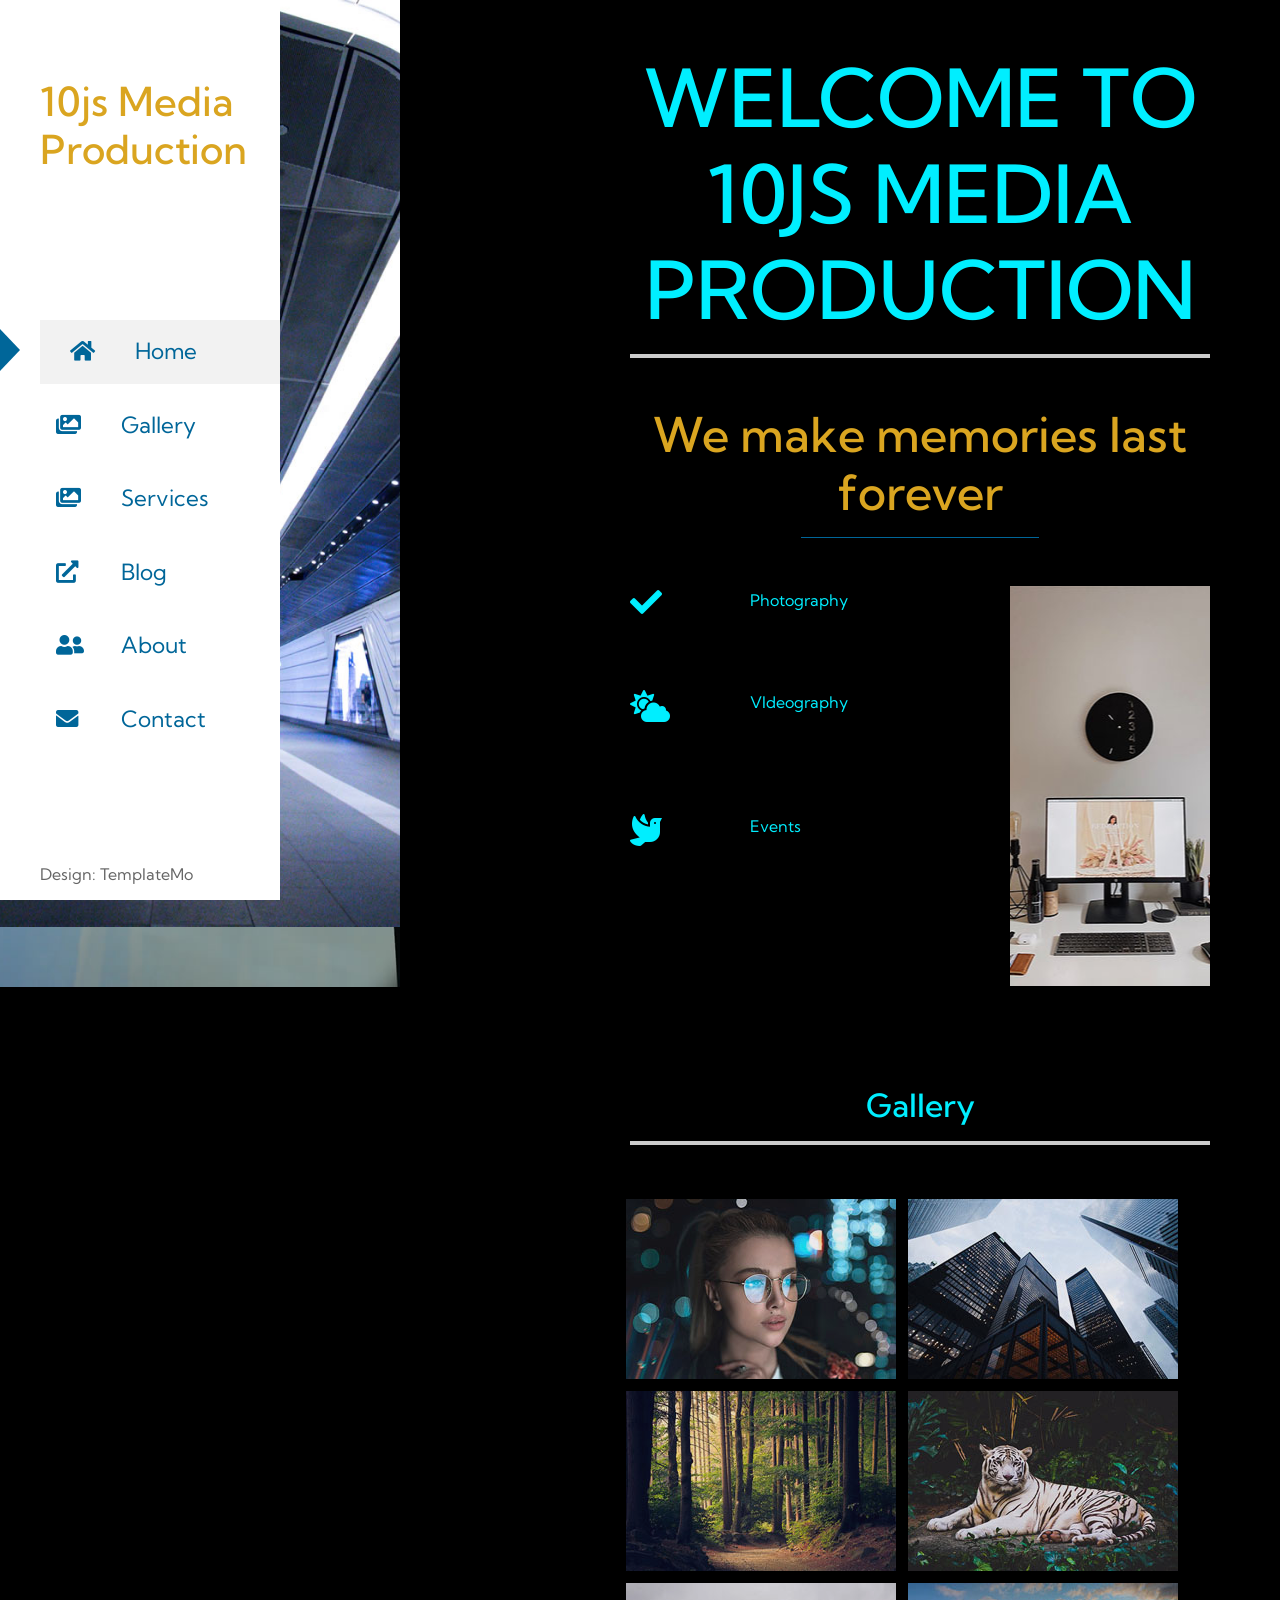
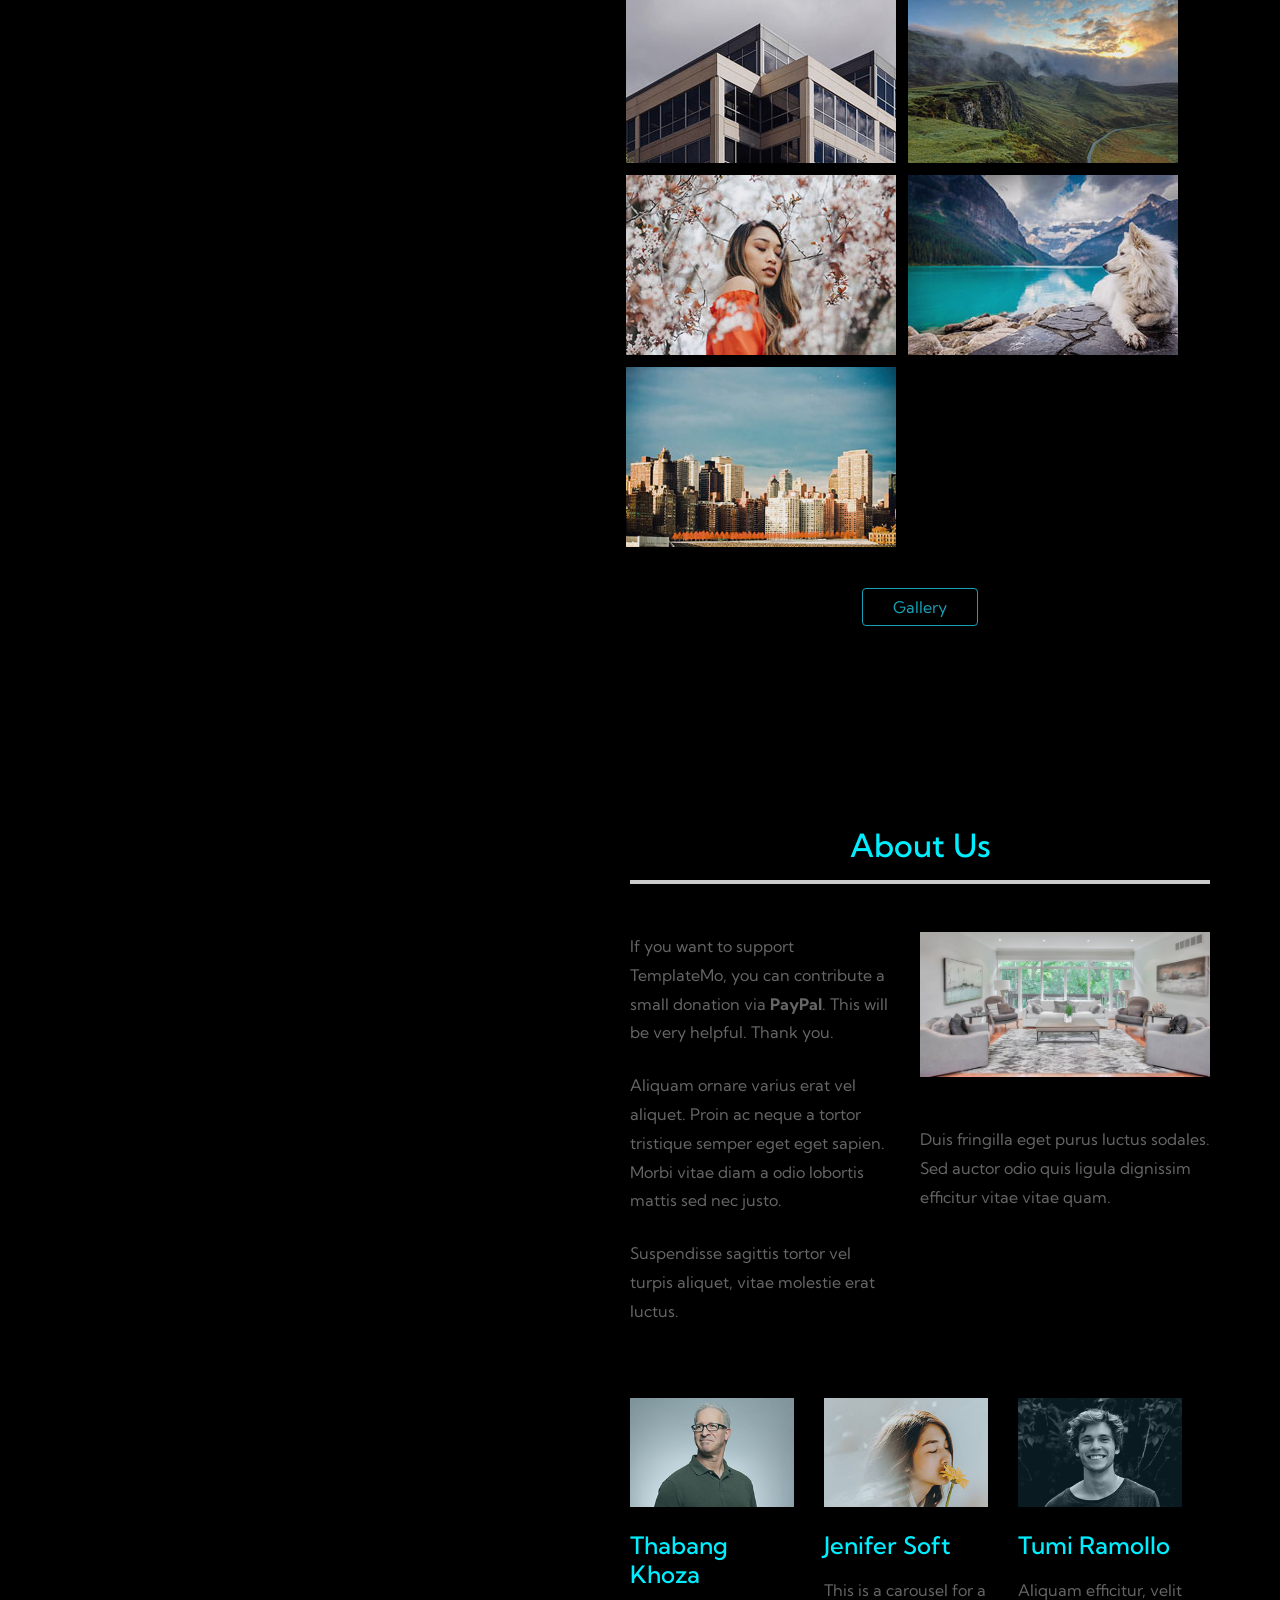
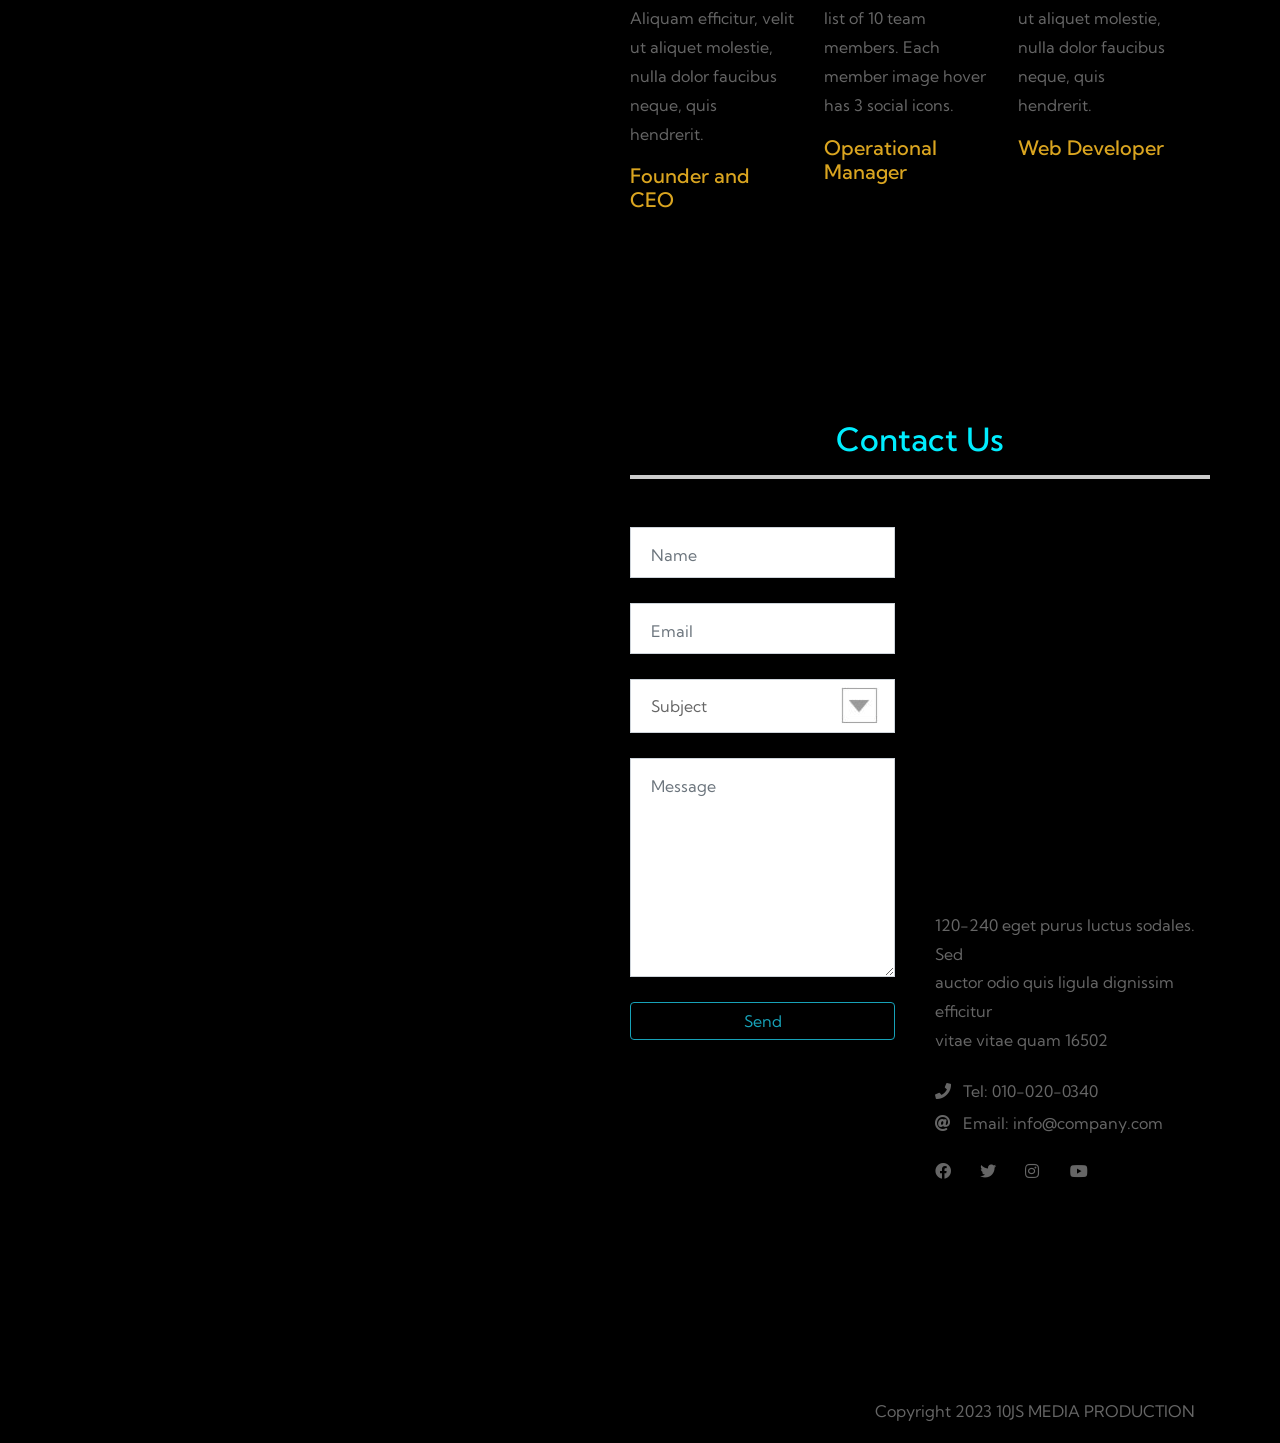
<file: index.html>
<!DOCTYPE html>
<html lang="en">
<head>
    <meta charset="UTF-8">
    <meta name="viewport" content="width=device-width, initial-scale=1.0">
    <title>10JS MEDIA PRODUCTION</title>
    <link href="https://fonts.googleapis.com/css2?family=Kumbh+Sans&display=swap" rel="stylesheet"> <!-- https://fonts.google.com/specimen/Kumbh+Sans -->
    <link rel="stylesheet" href="fontawesome/css/all.min.css">  <!-- https://fontawesome.com/-->  
    <link rel="stylesheet" href="css/magnific-popup.css">       <!-- https://dimsemenov.com/plugins/magnific-popup/ -->
    <link rel="stylesheet" href="css/bootstrap.min.css">        <!-- https://getbootstrap.com/ -->
    <link rel="stylesheet" href="slick/slick.min.css">          <!-- https://kenwheeler.github.io/slick/ -->
    <link rel="stylesheet" href="slick/slick-theme.css">
    <link rel="stylesheet" href="css/templatemo-upright.css">
<!--
    
TemplateMo 555 Upright

https://templatemo.com/tm-555-upright

-->
</head>
<body>    
    <div class="container-fluid">
        <div class="row">
            <!-- Leftside bar -->
            <div id="tm-sidebar" class="tm-sidebar"> 
                <nav class="tm-nav">
                    <button class="navbar-toggler" type="button" aria-label="Toggle navigation">
                        <i class="fas fa-bars"></i>
                    </button>
                    <div>
                        <div class="tm-brand-box">
                            <h1 class="tm-brand">10js Media Production</h1>
                        </div>                
                        <ul id="tm-main-nav">
                            <li class="nav-item">                                
                                <a href="#home" class="nav-link current">
                                    <div class="triangle-right"></div>
                                    <i class="fas fa-home nav-icon"></i>
                                    Home
                                </a>
                            </li>
                            <li class="nav-item">
                                <a href="#gallery" class="nav-link">
                                    <div class="triangle-right"></div>
                                    <i class="fas fa-images nav-icon"></i>
                                    Gallery
                                </a>
                            </li>
                            <li class="nav-item">
                                <a href="#services" class="nav-link">
                                    <div class="triangle-right"></div>
                                    <i class="fas fa-images nav-icon"></i>
                                    Services
                                </a>
                            </li>
                            <li class="nav-item">
                                <a href="#blog" class="nav-link external" target="_parent" rel="sponsored">
                                    <div class="triangle-right"></div>
                                    <i class="fas fa-external-link-alt nav-icon"></i>
                                    Blog
                                </a>
                            </li>
                            <li class="nav-item">
                                <a href="#about" class="nav-link">
                                    <div class="triangle-right"></div>
                                    <i class="fas fa-user-friends nav-icon"></i>
                                    About
                                </a>
                            </li>
                            <li class="nav-item">
                                <a href="#contact" class="nav-link">
                                    <div class="triangle-right"></div>
                                    <i class="fas fa-envelope nav-icon"></i>
                                    Contact
                                </a>
                            </li>
                            
                        </ul>
                    </div>
                    <footer class="mb-3 tm-mt-100">
                        Design: <a href="https://templatemo.com" target="_parent" rel="sponsored">TemplateMo</a>
                    </footer>
                </nav>
            </div>
            
            <div class="tm-main">
                <!-- Home section -->
                <div class="tm-section-wrap">
                    <div class="tm-parallax" data-parallax="scroll" data-image-src="img/img-01.jpg"></div>                   
                    <section id="home" class="tm-section">
                        <h2 class="tm-text-primary-1">WELCOME TO 10JS MEDIA PRODUCTION</h2>
                        <hr class="mb-5">
                        <div class="">
                            <div class="">
                                <div class="tm-text-container">
                               <h2>We make memories last forever</h2> 
                                </div>                                
                            </div>
                            
                        </div>
                        <hr class="tm-hr-short mb-5">
                        <div class="row tm-row-home">                            
                            <div class="tm-col-home tm-col-home-l">
                                <div class="media mb-1">
                                    <i class="fas fa-check fa-2x tm-post-icon tm-text-primary"></i>
                                    <div class="media-body">

                                        <p class="d-block mb-2 tm-text-primary tm-post-link">Photography</p>  
                                        </div>
                                </div>
                                <div class="media mb-4">
                                    <i class="fas fa-cloud-sun fa-2x tm-post-icon tm-text-primary"></i>
                                    <div class="media-body">
                                        <a href="#" class="d-block mb-2 tm-text-primary tm-post-link">VIdeography</a>  
                                                             </div>                                    
                                </div>
                                <div class="media mb-4">
                                    <i class="fas fa-dove fa-2x tm-post-icon tm-text-primary"></i>
                                    <div class="media-body">
                                        <a href="#" class="d-block mb-2 tm-text-primary tm-post-link">Events</a>  
                                    </div>                                    
                                </div>
                            </div>
                            <div class="tm-col-home mr-0 ml-auto">
                                <div class="tm-img-home-container"></div>                                
                            </div>
                        </div>
                    </section>
                </div>
                <!-- Gallery section -->
                <div class="tm-section-wrap">
                    <div class="tm-parallax" data-parallax="scroll" data-image-src="img/img-02.jpg"></div>                   
                    <section id="gallery" class="tm-section">
                        <h2 style="text-align: center;" class="tm-text-primary">Gallery</h2>
                        <hr class="mb-5">
                        <!-- <ul class="tm-gallery-links">
                            <li>
                                <a href="javascript:void(0);" class="active tm-gallery-link" data-filter="*">
                                    <i class="fas fa-layer-group tm-gallery-link-icon"></i>
                                    All
                                </a>
                            </li>
                            <li>
                                <a href="javascript:void(0);" class="tm-gallery-link" data-filter="portrait">
                                    <i class="fas fa-portrait tm-gallery-link-icon"></i>
                                    Portraits
                                </a>
                            </li>
                            <li>
                                <a href="javascript:void(0);" class="tm-gallery-link" data-filter="nature">
                                    <i class="fas fa-leaf tm-gallery-link-icon"></i>
                                    Nature
                                </a>
                            </li>
                            <li>
                                <a href="javascript:void(0);" class="tm-gallery-link" data-filter="animal">
                                    <i class="fas fa-paw tm-gallery-link-icon"></i>
                                    Animals
                                </a>
                            </li>
                            <li>
                                <a href="javascript:void(0);" class="tm-gallery-link" data-filter="building">
                                    <i class="far fa-building tm-gallery-link-icon"></i>
                                    Buildings
                                </a>
                            </li>
                        </ul> -->
                        <div class="tm-gallery">
                            <figure class="effect-honey tm-gallery-item portrait">
                                <img src="img/gallery/tn/portrait-01.jpg" alt="Image"/>
                                <figcaption>
                                    <h2><i>Dreamy Honey</i></h2>
                                    <a href="img/gallery/portrait-01.jpg">View more</a>						
                                </figcaption>			
                            </figure>
                            <figure class="effect-honey tm-gallery-item building">
                                <img src="img/gallery/tn/building-01.jpg" alt="Image"/>
                                <figcaption>
                                    <h2><i>Dreamy Honey</i></h2>
                                    <a href="img/gallery/building-01.jpg">View more</a>						
                                </figcaption>			
                            </figure>  
                            <figure class="effect-honey tm-gallery-item nature">
                                <img src="img/gallery/tn/nature-01.jpg" alt="Image"/>
                                <figcaption>
                                    <h2><i>Dreamy Honey</i></h2>
                                    <a href="img/gallery/nature-01.jpg">View more</a>						
                                </figcaption>			
                            </figure>
                            <figure class="effect-honey tm-gallery-item animal">
                                <img src="img/gallery/tn/animal-01.jpg" alt="Image"/>
                                <figcaption>
                                    <h2><i>Dreamy Honey</i></h2>
                                    <a href="img/gallery/animal-01.jpg">View more</a>						
                                </figcaption>			
                            </figure> 
                            <figure class="effect-honey tm-gallery-item building">
                                <img src="img/gallery/tn/building-02.jpg" alt="Image"/>
                                <figcaption>
                                    <h2><i>Dreamy Honey</i></h2>
                                    <a href="img/gallery/building-02.jpg">View more</a>						
                                </figcaption>			
                            </figure>
                            <figure class="effect-honey tm-gallery-item nature">
                                <img src="img/gallery/tn/nature-02.jpg" alt="Image"/>
                                <figcaption>
                                    <h2><i>Dreamy Honey</i></h2>
                                    <a href="img/gallery/nature-02.jpg">View more</a>						
                                </figcaption>			
                            </figure> 
                            <figure class="effect-honey tm-gallery-item portrait">
                                <img src="img/gallery/tn/portrait-02.jpg" alt="Image"/>
                                <figcaption>
                                    <h2><i>Dreamy Honey</i></h2>
                                    <a href="img/gallery/portrait-02.jpg">View more</a>						
                                </figcaption>			
                            </figure>
                            <figure class="effect-honey tm-gallery-item animal">
                                <img src="img/gallery/tn/animal-02.jpg" alt="Image"/>
                                <figcaption>
                                    <h2><i>Dreamy Honey</i></h2>
                                    <a href="img/gallery/animal-02.jpg">View more</a>						
                                </figcaption>			
                            </figure> 
                            <figure class="effect-honey tm-gallery-item building">
                                <img src="img/gallery/tn/building-03.jpg" alt="Image"/>
                                <figcaption>
                                    <h2><i>Dreamy Honey</i></h2>
                                    <a href="img/gallery/building-03.jpg">View more</a>						
                                </figcaption>			
                            </figure>
                            
                            
                        </div>
                        <div style="width: 20%; margin: auto;">
                            <button style="width: 100%;" class="btn btn-outline-info">Gallery</button>
                        </div>
                    </section>
                </div>
                <!-- About section -->
                <div class="tm-section-wrap">
                    <div class="tm-parallax" data-parallax="scroll" data-image-src="img/img-03.jpg"></div>
                    <section id="about" class="tm-section">
                        <h2 style="text-align: center;" class="tm-text-primary">About Us</h2>
                        <hr class="mb-5">
                        
                        <div class="row tm-row-about">
                            <div class="tm-col-about tm-col-about-l">
                                <p class="mb-4">
                            If you want to support TemplateMo, you can contribute <a rel="sponsored" href="https://paypal.me/templatemo" target="_parent">a small donation via <strong>PayPal</strong></a>. This will be very helpful. Thank you. </p>
                                <p class="mb-4">
                                    Aliquam ornare varius erat vel aliquet. Proin ac neque a tortor tristique semper eget eget sapien. Morbi vitae diam a odio lobortis mattis sed nec justo. 
                                </p>
                                <p class="mb-4">
                                    Suspendisse sagittis tortor vel turpis aliquet, vitae molestie erat luctus.
                                </p>
                            </div>
                            <div class="tm-col-about tm-col-about-r">
                                <img src="img/img-about-01.jpg" alt="Image" class="img-fluid mb-5 tm-img-about">
                                <p>
                                    Duis fringilla eget purus luctus sodales. Sed auctor odio quis ligula dignissim efficitur vitae vitae quam.
                                </p>
                            </div>
                        </div>
                        <div class="mt-5">
                            <div class="tm-carousel">
                                <div class="tm-carousel-item">
                                    <figure class="effect-honey mb-4">
                                        <img src="img/about-01.jpg" alt="Featured Item">
                                        <figcaption>
                                            <ul class="tm-social">
                                                <li><a href="https://facebook.com" class="tm-social-link"><i class="fab fa-facebook"></i></a></li>
                                                <li><a href="https://twitter.com" class="tm-social-link"><i class="fab fa-twitter"></i></a></li>
                                                <li><a href="https://instagram.com" class="tm-social-link"><i class="fab fa-instagram"></i></a></li>
                                            </ul>
                                        </figcaption>
                                    </figure>
                                    <div class="tm-about-text">
                                        <h3 class="mb-3 tm-text-primary tm-about-title">Thabang Khoza</h3>
                                        <p>Aliquam efficitur, velit ut aliquet molestie, nulla dolor faucibus neque, quis hendrerit.</p>
                                        <h4 class="tm-text-secondary tm-about-subtitle">Founder and CEO</h4>
                                    </div>
                                </div>
                                
                                <div class="tm-carousel-item">
                                    <figure class="effect-honey mb-4">
                                        <img src="img/about-02.jpg" alt="Featured Item">
                                        <figcaption>
                                            <ul class="tm-social">
                                                <li><a href="https://facebook.com" class="tm-social-link"><i class="fab fa-facebook"></i></a></li>
                                                <li><a href="https://twitter.com" class="tm-social-link"><i class="fab fa-twitter"></i></a></li>
                                                <li><a href="https://instagram.com" class="tm-social-link"><i class="fab fa-instagram"></i></a></li>
                                            </ul>
                                        </figcaption>
                                    </figure>
                                    <div class="tm-about-text">
                                        <h3 class="mb-3 tm-text-primary tm-about-title">Jenifer Soft</h3>
                                        <p>This is a carousel for a list of 10 team members. Each member image hover has 3 social icons.</p>
                                        <h4 class="tm-text-secondary tm-about-subtitle">Operational Manager</h4>
                                    </div>
                                </div>

                                <div class="tm-carousel-item">
                                    <figure class="effect-honey mb-4">
                                        <img src="img/about-03.jpg" alt="Featured Item">
                                        <figcaption>
                                            <ul class="tm-social">
                                                <li><a href="https://facebook.com" class="tm-social-link"><i class="fab fa-facebook"></i></a></li>
                                                <li><a href="https://twitter.com" class="tm-social-link"><i class="fab fa-twitter"></i></a></li>
                                                <li><a href="https://instagram.com" class="tm-social-link"><i class="fab fa-instagram"></i></a></li>
                                            </ul>
                                        </figcaption>
                                    </figure>
                                    <div class="tm-about-text">
                                        <h3 class="mb-3 tm-text-primary tm-about-title">Tumi Ramollo</h3>
                                        <p>Aliquam efficitur, velit ut aliquet molestie, nulla dolor faucibus neque, quis hendrerit.</p>
                                        <h4 class="tm-text-secondary tm-about-subtitle">Web Developer</h4>
                                    </div>
                                </div>

                            </div>
                        </div>
                    </section>
                </div>

                <!-- Contact section -->
                <div class="tm-section-wrap">
                    <div class="tm-parallax" data-parallax="scroll" data-image-src="img/img-04.jpg"></div>
                    <div id="contact" class="tm-section">
                        <h2 class="tm-text-primary" style="text-align: center;">Contact Us</h2>
                        <hr class="mb-5">
                        <div class="row">
                            <div class="col-xl-6 tm-contact-col-l mb-4">
                                <form id="contact-form" action="" method="POST" class="tm-contact-form">
                                    <div class="form-group">
                                        <input type="text" name="name" class="form-control rounded-0" placeholder="Name" required />
                                    </div>
                                    <div class="form-group">
                                        <input type="email" name="email" class="form-control rounded-0" placeholder="Email" required />
                                    </div>
                                    <div class="form-group">
                                        <select class="form-control" id="contact-select" name="inquiry">
                                            <option value="-">Subject</option>
                                            <option value="sales">Sales &amp; Marketing</option>
                                            <option value="creative">Creative Design</option>
                                            <option value="uiux">UI / UX</option>
                                        </select>
                                    </div>
                                    <div class="form-group">
                                        <textarea rows="8" name="message" class="form-control rounded-0" placeholder="Message" required=></textarea>
                                    </div>
            
                                    <div class="form-group tm-text-right">
                                        <button style="width: 100%;" type="submit" class="btn btn-outline-info">Send</button>
                                    </div>
                                </form>
                            </div>
                            <div class="col-xl-6 tm-contact-col-r">
                                <!-- Map -->
                                <div class="mapouter mb-4">
                                    <div class="gmap_canvas">
                                        <!-- map image -->
                                        <iframe width="100%" height="520" id="gmap_canvas"
                                            src="https://maps.google.com/maps?q=Av.+L%C3%BAcio+Costa,+Rio+de+Janeiro+-+RJ,+Brazil&t=&z=13&ie=UTF8&iwloc=&output=embed"
                                            frameborder="0" scrolling="no" marginheight="0" marginwidth="0"></iframe>
                                    </div>
                                </div>
            
                                <!-- Address -->
                                <address class="mb-4">
                                    120-240 eget purus luctus sodales. Sed<br>
                                    auctor odio quis ligula dignissim efficitur<br>
                                    vitae vitae quam 16502
                                </address>
            
                                <!-- Links -->
                                <ul class="tm-contact-links mb-4">
                                    <li class="mb-2">
                                        <a href="tel:0100200340">
                                            <i class="fas fa-phone mr-2 tm-contact-link-icon"></i>
                                            Tel: 010-020-0340
                                        </a>
                                    </li>
                                    <li>
                                        <a href="mailto:info@company.com">
                                            <i class="fas fa-at mr-2 tm-contact-link-icon"></i>
                                            Email: info@company.com
                                        </a>
                                    </li>
                                </ul>
                                <ul class="tm-contact-social">
                                    <li><a href="https://fb.com/templatemo" class="tm-social-link"><i class="fab fa-facebook"></i></a></li>
                                    <li><a href="https://twitter.com" class="tm-social-link"><i class="fab fa-twitter"></i></a></li>
                                    <li><a href="https://instagram.com" class="tm-social-link"><i class="fab fa-instagram"></i></a></li>
                                    <li><a href="https://youtube.com" class="tm-social-link"><i class="fab fa-youtube"></i></a></li>
                                </ul>
                            </div>
                        </div>
                    </div>
                </div>

                <!-- Copyright -->                
                <div class="tm-section-wrap tm-copyright row">
                    <div class="col-12">
                        <div class="text-right">
                            Copyright 2023 10JS MEDIA PRODUCTION
                        </div> 
                    </div>
                </div>                 
            </div> <!-- .tm-main -->                      
        </div> <!-- .row -->
    </div> <!-- .container-fluid -->
    <script src="js/jquery-3.4.1.min.js"></script>          <!-- https://jquery.com/ -->
    <script src="js/jquery.singlePageNav.min.js"></script>  <!-- https://github.com/ChrisWojcik/single-page-nav -->
    <script src="js/parallax/parallax.min.js"></script>     <!-- https://pixelcog.github.io/parallax.js/ -->
    <script src="js/imagesloaded.pkgd.min.js"></script>     <!-- https://imagesloaded.desandro.com/ -->
    <script src="js/isotope.pkgd.min.js"></script>          <!-- https://isotope.metafizzy.co/ -->
    <script src="js/jquery.magnific-popup.min.js"></script> <!-- https://dimsemenov.com/plugins/magnific-popup/ -->
    <script src="slick/slick.min.js"></script>              <!-- https://kenwheeler.github.io/slick/ -->
    <script src="js/templatemo-script.js"></script>
</body>
</html>
</file>
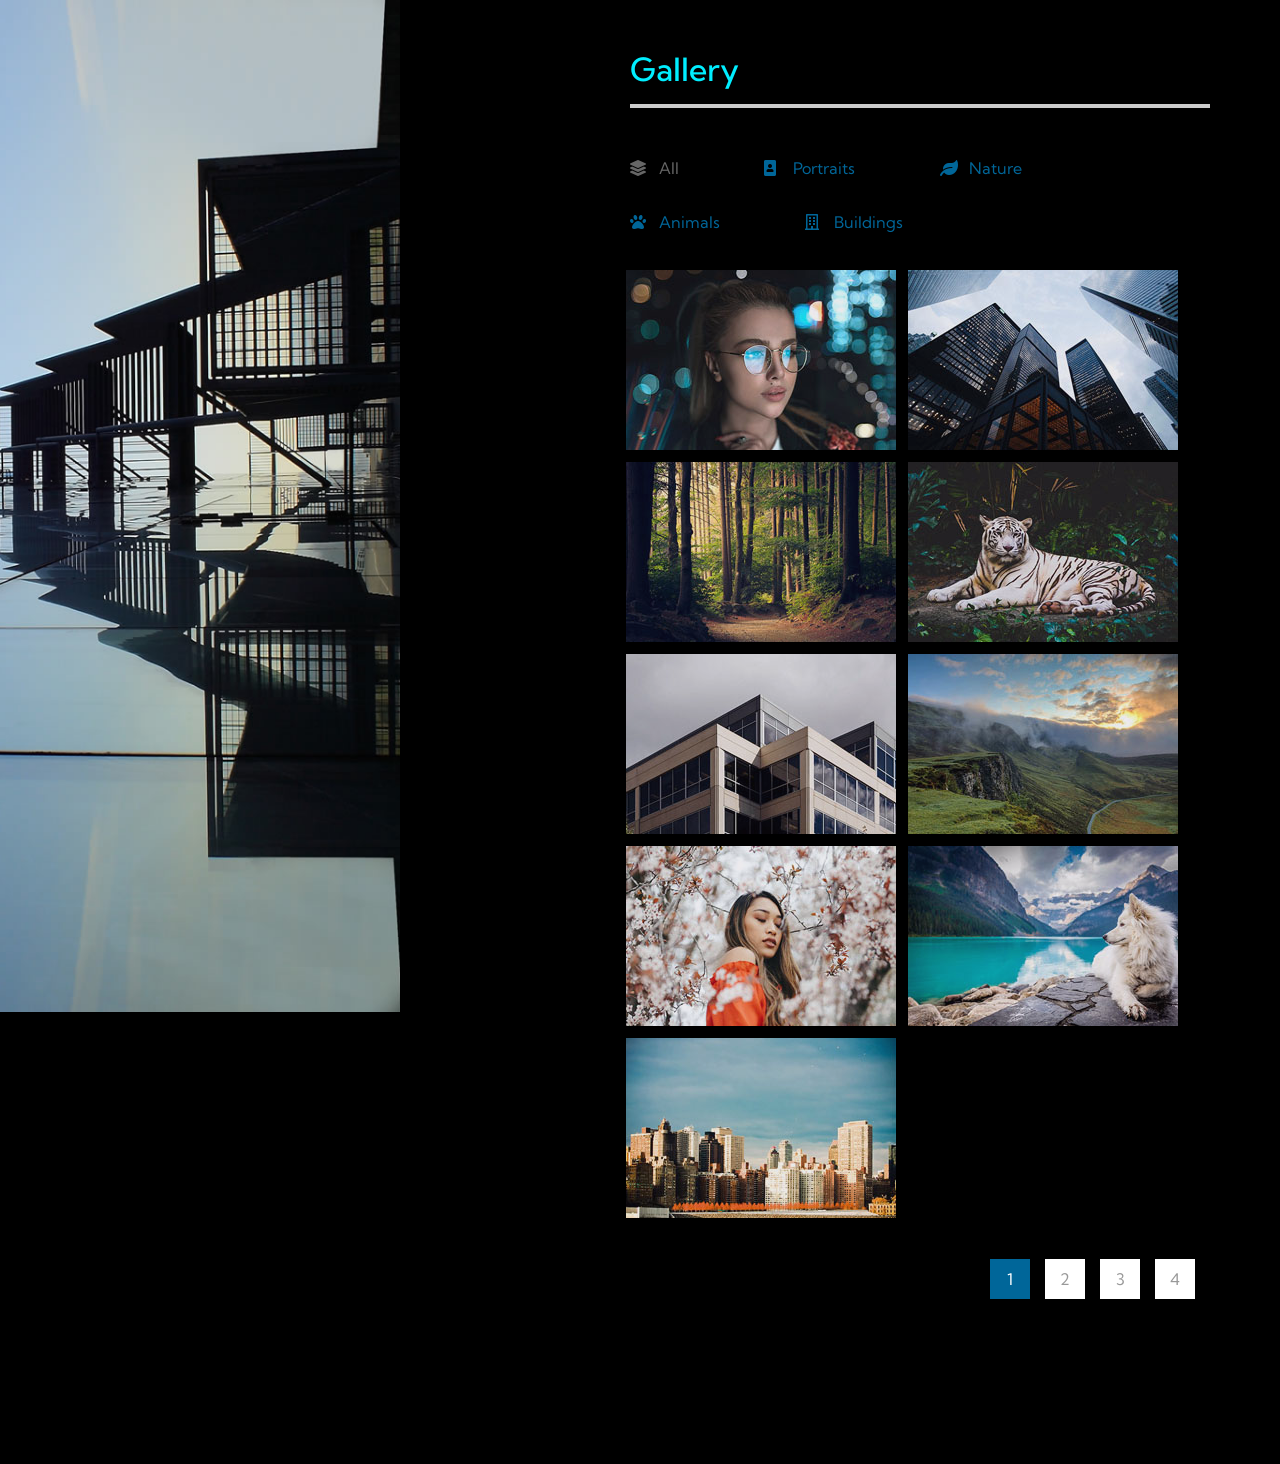
<file: gallery.html>
<!DOCTYPE html>
<html lang="en">
<head>
    <meta charset="UTF-8">
    <meta name="viewport" content="width=device-width, initial-scale=1.0">
    <title>Gallery</title>
    <link href="https://fonts.googleapis.com/css2?family=Kumbh+Sans&display=swap" rel="stylesheet"> <!-- https://fonts.google.com/specimen/Kumbh+Sans -->
    <link rel="stylesheet" href="fontawesome/css/all.min.css">  <!-- https://fontawesome.com/-->  
    <link rel="stylesheet" href="css/magnific-popup.css">       <!-- https://dimsemenov.com/plugins/magnific-popup/ -->
    <link rel="stylesheet" href="css/bootstrap.min.css">        <!-- https://getbootstrap.com/ -->
    <link rel="stylesheet" href="slick/slick.min.css">          <!-- https://kenwheeler.github.io/slick/ -->
    <link rel="stylesheet" href="slick/slick-theme.css">
    <link rel="stylesheet" href="css/templatemo-upright.css">
</head>
<body>
    
    <div class="tm-section-wrap">
        <div class="tm-parallax" data-parallax="scroll" data-image-src="img/img-02.jpg"></div>                   
        <section id="gallery" class="tm-section">
            <h2 class="tm-text-primary">Gallery</h2>
            <hr class="mb-5">
            <ul class="tm-gallery-links">
                <li>
                    <a href="javascript:void(0);" class="active tm-gallery-link" data-filter="*">
                        <i class="fas fa-layer-group tm-gallery-link-icon"></i>
                        All
                    </a>
                </li>
                <li>
                    <a href="javascript:void(0);" class="tm-gallery-link" data-filter="portrait">
                        <i class="fas fa-portrait tm-gallery-link-icon"></i>
                        Portraits
                    </a>
                </li>
                <li>
                    <a href="javascript:void(0);" class="tm-gallery-link" data-filter="nature">
                        <i class="fas fa-leaf tm-gallery-link-icon"></i>
                        Nature
                    </a>
                </li>
                <li>
                    <a href="javascript:void(0);" class="tm-gallery-link" data-filter="animal">
                        <i class="fas fa-paw tm-gallery-link-icon"></i>
                        Animals
                    </a>
                </li>
                <li>
                    <a href="javascript:void(0);" class="tm-gallery-link" data-filter="building">
                        <i class="far fa-building tm-gallery-link-icon"></i>
                        Buildings
                    </a>
                </li>
            </ul>
            <div class="tm-gallery">
                <figure class="effect-honey tm-gallery-item portrait">
                    <img src="img/gallery/tn/portrait-01.jpg" alt="Image"/>
                    <figcaption>
                        <h2><i>Dreamy Honey</i></h2>
                        <a href="img/gallery/portrait-01.jpg">View more</a>						
                    </figcaption>			
                </figure>
                <figure class="effect-honey tm-gallery-item building">
                    <img src="img/gallery/tn/building-01.jpg" alt="Image"/>
                    <figcaption>
                        <h2><i>Dreamy Honey</i></h2>
                        <a href="img/gallery/building-01.jpg">View more</a>						
                    </figcaption>			
                </figure>  
                <figure class="effect-honey tm-gallery-item nature">
                    <img src="img/gallery/tn/nature-01.jpg" alt="Image"/>
                    <figcaption>
                        <h2><i>Dreamy Honey</i></h2>
                        <a href="img/gallery/nature-01.jpg">View more</a>						
                    </figcaption>			
                </figure>
                <figure class="effect-honey tm-gallery-item animal">
                    <img src="img/gallery/tn/animal-01.jpg" alt="Image"/>
                    <figcaption>
                        <h2><i>Dreamy Honey</i></h2>
                        <a href="img/gallery/animal-01.jpg">View more</a>						
                    </figcaption>			
                </figure> 
                <figure class="effect-honey tm-gallery-item building">
                    <img src="img/gallery/tn/building-02.jpg" alt="Image"/>
                    <figcaption>
                        <h2><i>Dreamy Honey</i></h2>
                        <a href="img/gallery/building-02.jpg">View more</a>						
                    </figcaption>			
                </figure>
                <figure class="effect-honey tm-gallery-item nature">
                    <img src="img/gallery/tn/nature-02.jpg" alt="Image"/>
                    <figcaption>
                        <h2><i>Dreamy Honey</i></h2>
                        <a href="img/gallery/nature-02.jpg">View more</a>						
                    </figcaption>			
                </figure> 
                <figure class="effect-honey tm-gallery-item portrait">
                    <img src="img/gallery/tn/portrait-02.jpg" alt="Image"/>
                    <figcaption>
                        <h2><i>Dreamy Honey</i></h2>
                        <a href="img/gallery/portrait-02.jpg">View more</a>						
                    </figcaption>			
                </figure>
                <figure class="effect-honey tm-gallery-item animal">
                    <img src="img/gallery/tn/animal-02.jpg" alt="Image"/>
                    <figcaption>
                        <h2><i>Dreamy Honey</i></h2>
                        <a href="img/gallery/animal-02.jpg">View more</a>						
                    </figcaption>			
                </figure> 
                <figure class="effect-honey tm-gallery-item building">
                    <img src="img/gallery/tn/building-03.jpg" alt="Image"/>
                    <figcaption>
                        <h2><i>Dreamy Honey</i></h2>
                        <a href="img/gallery/building-03.jpg">View more</a>						
                    </figcaption>			
                </figure>
                <figure class="effect-honey tm-gallery-item portrait">
                    <img src="img/gallery/tn/portrait-03.jpg" alt="Image"/>
                    <figcaption>
                        <h2><i>Dreamy Honey</i></h2>
                        <a href="img/gallery/portrait-03.jpg">View more</a>						
                    </figcaption>			
                </figure>
                <figure class="effect-honey tm-gallery-item animal">
                    <img src="img/gallery/tn/animal-03.jpg" alt="Image"/>
                    <figcaption>
                        <h2><i>Dreamy Honey</i></h2>
                        <a href="img/gallery/animal-03.jpg">View more</a>						
                    </figcaption>			
                </figure>  
                <figure class="effect-honey tm-gallery-item nature">
                    <img src="img/gallery/tn/nature-03.jpg" alt="Image"/>
                    <figcaption>
                        <h2><i>Dreamy Honey</i></h2>
                        <a href="img/gallery/nature-03.jpg">View more</a>						
                    </figcaption>			
                </figure>
                <figure class="effect-honey tm-gallery-item animal">
                    <img src="img/gallery/tn/animal-04.jpg" alt="Image"/>
                    <figcaption>
                        <h2><i>Dreamy Honey</i></h2>
                        <a href="img/gallery/animal-04.jpg">View more</a>						
                    </figcaption>			
                </figure> 
                <figure class="effect-honey tm-gallery-item building">
                    <img src="img/gallery/tn/building-04.jpg" alt="Image"/>
                    <figcaption>
                        <h2><i>Dreamy Honey</i></h2>
                        <a href="img/gallery/building-04.jpg">View more</a>						
                    </figcaption>			
                </figure>
                <figure class="effect-honey tm-gallery-item nature">
                    <img src="img/gallery/tn/nature-04.jpg" alt="Image"/>
                    <figcaption>
                        <h2><i>Dreamy Honey</i></h2>
                        <a href="img/gallery/nature-04.jpg">View more</a>						
                    </figcaption>			
                </figure> 
                <figure class="effect-honey tm-gallery-item portrait">
                    <img src="img/gallery/tn/portrait-04.jpg" alt="Image"/>
                    <figcaption>
                        <h2><i>Dreamy Honey</i></h2>
                        <a href="img/gallery/portrait-04.jpg">View more</a>						
                    </figcaption>			
                </figure>
                <figure class="effect-honey tm-gallery-item animal">
                    <img src="img/gallery/tn/animal-05.jpg" alt="Image"/>
                    <figcaption>
                        <h2><i>Dreamy Honey</i></h2>
                        <a href="img/gallery/animal-05.jpg">View more</a>						
                    </figcaption>			
                </figure> 
                <figure class="effect-honey tm-gallery-item building">
                    <img src="img/gallery/tn/building-05.jpg" alt="Image"/>
                    <figcaption>
                        <h2><i>Dreamy Honey</i></h2>
                        <a href="img/gallery/building-05.jpg">View more</a>						
                    </figcaption>			
                </figure>
                <figure class="effect-honey tm-gallery-item portrait">
                    <img src="img/gallery/tn/portrait-05.jpg" alt="Image"/>
                    <figcaption>
                        <h2><i>Dreamy Honey</i></h2>
                        <a href="img/gallery/portrait-05.jpg">View more</a>						
                    </figcaption>			
                </figure>
                <figure class="effect-honey tm-gallery-item nature">
                    <img src="img/gallery/tn/nature-05.jpg" alt="Image"/>
                    <figcaption>
                        <h2><i>Dreamy Honey</i></h2>
                        <a href="img/gallery/nature-05.jpg">View more</a>						
                    </figcaption>			
                </figure>  
                <figure class="effect-honey tm-gallery-item nature">
                    <img src="img/gallery/tn/nature-06.jpg" alt="Image"/>
                    <figcaption>
                        <h2><i>Dreamy Honey</i></h2>
                        <a href="img/gallery/nature-06.jpg">View more</a>						
                    </figcaption>			
                </figure>
                <figure class="effect-honey tm-gallery-item animal">
                    <img src="img/gallery/tn/animal-06.jpg" alt="Image"/>
                    <figcaption>
                        <h2><i>Dreamy Honey</i></h2>
                        <a href="img/gallery/animal-06.jpg">View more</a>						
                    </figcaption>			
                </figure> 
                <figure class="effect-honey tm-gallery-item building">
                    <img src="img/gallery/tn/building-06.jpg" alt="Image"/>
                    <figcaption>
                        <h2><i>Dreamy Honey</i></h2>
                        <a href="img/gallery/building-06.jpg">View more</a>						
                    </figcaption>			
                </figure>
                <figure class="effect-honey tm-gallery-item portrait">
                    <img src="img/gallery/tn/portrait-06.jpg" alt="Image"/>
                    <figcaption>
                        <h2><i>Dreamy Honey</i></h2>
                        <a href="img/gallery/portrait-06.jpg">View more</a>						
                    </figcaption>			
                </figure>
                <figure class="effect-honey tm-gallery-item nature">
                    <img src="img/gallery/tn/nature-07.jpg" alt="Image"/>
                    <figcaption>
                        <h2><i>Dreamy Honey</i></h2>
                        <a href="img/gallery/nature-07.jpg">View more</a>						
                    </figcaption>			
                </figure> 
                <figure class="effect-honey tm-gallery-item portrait">
                    <img src="img/gallery/tn/portrait-07.jpg" alt="Image"/>
                    <figcaption>
                        <h2><i>Dreamy Honey</i></h2>
                        <a href="img/gallery/portrait-07.jpg">View more</a>						
                    </figcaption>			
                </figure>
                <figure class="effect-honey tm-gallery-item animal">
                    <img src="img/gallery/tn/animal-07.jpg" alt="Image"/>
                    <figcaption>
                        <h2><i>Dreamy Honey</i></h2>
                        <a href="img/gallery/animal-07.jpg">View more</a>						
                    </figcaption>			
                </figure> 
                <figure class="effect-honey tm-gallery-item building">
                    <img src="img/gallery/tn/building-07.jpg" alt="Image"/>
                    <figcaption>
                        <h2><i>Dreamy Honey</i></h2>
                        <a href="img/gallery/building-07.jpg">View more</a>						
                    </figcaption>			
                </figure>
                <figure class="effect-honey tm-gallery-item portrait">
                    <img src="img/gallery/tn/portrait-08.jpg" alt="Image"/>
                    <figcaption>
                        <h2><i>Dreamy Honey</i></h2>
                        <a href="img/gallery/portrait-08.jpg">View more</a>						
                    </figcaption>			
                </figure>
                <figure class="effect-honey tm-gallery-item building">
                    <img src="img/gallery/tn/building-08.jpg" alt="Image"/>
                    <figcaption>
                        <h2><i>Dreamy Honey</i></h2>
                        <a href="img/gallery/building-08.jpg">View more</a>						
                    </figcaption>			
                </figure>  
                <figure class="effect-honey tm-gallery-item nature">
                    <img src="img/gallery/tn/nature-08.jpg" alt="Image"/>
                    <figcaption>
                        <h2><i>Dreamy Honey</i></h2>
                        <a href="img/gallery/nature-08.jpg">View more</a>						
                    </figcaption>			
                </figure>
                <figure class="effect-honey tm-gallery-item animal">
                    <img src="img/gallery/tn/animal-08.jpg" alt="Image"/>
                    <figcaption>
                        <h2><i>Dreamy Honey</i></h2>
                        <a href="img/gallery/animal-08.jpg">View more</a>						
                    </figcaption>			
                </figure> 
                <figure class="effect-honey tm-gallery-item building">
                    <img src="img/gallery/tn/building-09.jpg" alt="Image"/>
                    <figcaption>
                        <h2><i>Dreamy Honey</i></h2>
                        <a href="img/gallery/building-09.jpg">View more</a>						
                    </figcaption>			
                </figure>
                <figure class="effect-honey tm-gallery-item nature">
                    <img src="img/gallery/tn/nature-09.jpg" alt="Image"/>
                    <figcaption>
                        <h2><i>Dreamy Honey</i></h2>
                        <a href="img/gallery/nature-09.jpg">View more</a>						
                    </figcaption>			
                </figure> 
                <figure class="effect-honey tm-gallery-item portrait">
                    <img src="img/gallery/tn/portrait-09.jpg" alt="Image"/>
                    <figcaption>
                        <h2><i>Dreamy Honey</i></h2>
                        <a href="img/gallery/portrait-09.jpg">View more</a>						
                    </figcaption>			
                </figure>
                <figure class="effect-honey tm-gallery-item animal">
                    <img src="img/gallery/tn/animal-09.jpg" alt="Image"/>
                    <figcaption>
                        <h2><i>Dreamy Honey</i></h2>
                        <a href="img/gallery/animal-09.jpg">View more</a>						
                    </figcaption>			
                </figure> 
            </div>
        </section>
    </div>

    <script src="js/jquery-3.4.1.min.js"></script>          <!-- https://jquery.com/ -->
    <script src="js/jquery.singlePageNav.min.js"></script>  <!-- https://github.com/ChrisWojcik/single-page-nav -->
    <script src="js/parallax/parallax.min.js"></script>     <!-- https://pixelcog.github.io/parallax.js/ -->
    <script src="js/imagesloaded.pkgd.min.js"></script>     <!-- https://imagesloaded.desandro.com/ -->
    <script src="js/isotope.pkgd.min.js"></script>          <!-- https://isotope.metafizzy.co/ -->
    <script src="js/jquery.magnific-popup.min.js"></script> <!-- https://dimsemenov.com/plugins/magnific-popup/ -->
    <script src="slick/slick.min.js"></script>              <!-- https://kenwheeler.github.io/slick/ -->
    <script src="js/templatemo-script.js"></script>
</body>
</html>
</file>
<file: css/templatemo-upright.css>
/*
	
TemplateMo 555 Upright

https://templatemo.com/tm-555-upright


	Color Codes
	=============
	Primary blue: #006699
	Gray text: #666666
	Light gray nav button bg: #F2F2F2;

	Credit
	=========
	https://tympanus.net/Development/HoverEffectIdeas/
	
*/

html,
body {
  overflow-x: hidden;
}
body {
  font-family: "Kumbh Sans", sans-serif;
  background-color: black;
}
div,
a,
p {
  color: #666666;
}
p,
address {
  line-height: 1.8;
}
a {
  transition: all 0.3s ease;
}
a:hover {
  color: #006699;
  text-decoration: none;
}

.container-fluid {
  margin-left: 0;
}

.btn-primary {
  padding: 12px 50px;
  border-radius: 0;
  background: #006699;
  font-size: 1.2rem;
  border: 0;
}

.btn-primary:hover {
  background: #068ccf;
}
.tm-text-primary {
  color: #0ef;

}

.tm-text-primary-1{
	text-align: center;
	font-size: 5rem;
	color: #0ef;

  }

.tm-text-secondary {
  color: goldenrod;
}
hr {
  border-top: 4px solid #ccc;
}

.tm-hr-short {
  border-top: 1px solid #006699;
  width: 238px;
  margin-left: auto;
  margin-right: auto;
}

/* Layout */

.tm-main {
  width: 100%;
}

.tm-row-home {
  padding-left: 15px;
  padding-right: 15px;
}

.tm-mt-100 {
  margin-top: 100px;
}

.tm-sidebar {
  background-color: #fff;
  position: fixed;
  top: 0;
  bottom: 0;
  left: 0;
  z-index: 1000;
  padding-left: 40px;
  padding-top: 40px;
  width: 280px;
}

.tm-section {
}

.tm-section-wrap {
	background-color: black;
  /* width: calc(100% - 750px); */
  margin-left: 280px;
  margin-right: 0;
  position: relative;
}

.tm-section {
  padding: 50px 70px 50px 0;
}

#gallery,
#about,
#contact {
  padding-bottom: 150px;
}

.tm-parallax {
  width: 400px;
  min-height: 100%;
  height: auto;
  background: transparent;
  position: absolute;
  width: 400px;
  left: -470px;
  top: 0;
  display: none;
}

/* Hide scrollbar */
.tm-sidebar {
  overflow-y: scroll;
  scrollbar-width: none; /* Firefox */
  -ms-overflow-style: none; /* IE 10+ */
}
.tm-sidebar::-webkit-scrollbar {
  /* WebKit */
  width: 0;
  height: 0;
}

.tm-sidebar-sticky {
  display: flex;
  flex-direction: column;
  align-items: center;
  justify-content: center;
}

.tm-nav {
  display: flex;
  flex-direction: column;
  justify-content: space-between;
  height: 100%;
}

.navbar-toggler {
  display: none;
}

.tm-brand-box {
  width: 240px;
  height: 180px;
  /* background: #0ef; */
  color: goldenrod;
  display: flex;
  align-items: center;
  justify-content: center;
  margin-bottom: 100px;
}

#tm-main-nav {
  padding: 0;
  margin: 0;
}

.nav-item {
  list-style: none;
  margin-top: 10px;
  margin-bottom: 10px;
}

.nav-link {
  position: relative;
  color: #006699;
  font-size: 1.4rem;
  padding-top: 15px;
  padding-bottom: 15px;
}

.triangle-right {
  position: absolute;
  top: 9px;
  left: -40px;
  width: 0;
  height: 0;
  border-top: 21px solid transparent;
  border-left: 20px solid #006699;
  border-bottom: 21px solid transparent;
  opacity: 0;
  transition: all 0.3s ease;
}

.nav-item:hover .nav-link,
.nav-link.current {
  background-color: #f2f2f2;
  color: #006699;
  padding-left: 30px;
}

.nav-item:hover > .nav-link > .triangle-right,
.nav-link.current > .triangle-right {
  opacity: 1;
}

.nav-icon {
  width: 40px;
  margin-right: 20px;
}

/* Home section */
#home {
  min-height: 100vh;
}
.tm-col-home-l {
  width: calc(100% - 300px);
}

.tm-img-home-container {
  width: 250px;
  height: 500px;
  background: url(../img/img-home-01.jpg) no-repeat center;
  background-size: cover;
  margin-right: 0;
  margin-left: auto;
}

@media (max-width: 1600px) {
  .tm-col-home-l {
    width: calc(100% - 250px);
  }

  .tm-img-home-container {
    width: 200px;
    height: 400px;
  }
}



.tm-text-container {
  width: 100%;
  margin: auto;

}

.tm-text-container h2{
	font-size: 3rem;
	color: goldenrod;
	text-align: center !important;
}

.tm-post-icon {
  width: 100px;
  height: 100px;
  margin-right: 20px;
}

.tm-post-link:hover {
  color: #068ccf;
}

/* Gallery section */
.tm-gallery {
  position: relative;
  margin: 0 -10px;
  list-style: none;
  text-align: center;
  overflow: hidden;
}

.tm-gallery-links {
  padding-left: 0;
  display: flex;
  flex-wrap: wrap;
  margin-left: -15px;
  margin-bottom: 0;
}

.tm-gallery-links li {
  list-style: none;
  margin-bottom: 30px;
  margin-right: 55px;
}

.tm-gallery-link {
  padding: 15px;
  color: #006699;
}

.tm-gallery-link.active {
  color: #666666;
}
.tm-gallery-link-icon {
  width: 25px;
}

.tm-paging {
  margin-top: 35px;
  overflow: auto;
  display: flex;
  justify-content: flex-end;
}

.tm-paging-link {
  display: flex;
  float: left;
  width: 40px;
  height: 40px;
  align-items: center;
  justify-content: center;
  background: white;
  color: #999;
  margin-right: 15px;
  margin-bottom: 15px;
}

a.tm-paging-link.active,
a.tm-paging-link:hover {
  background: #006699;
  color: white;
}

@media (max-width: 1972px) {
  .tm-paging {
    max-width: 870px;
  }
}
@media (max-width: 1660px) {
  .tm-paging {
    max-width: 580px;
  }
}
@media (max-width: 1258px) {
  .tm-paging {
    max-width: 290px;
  }
}
@media (max-width: 991px) {
  .tm-paging {
    max-width: 580px;
  }
}
@media (max-width: 898px) {
  .tm-paging {
    max-width: 290px;
  }
}
@media (max-width: 700px) {
  .tm-paging {
    max-width: 580px;
  }

  .tm-parallax {
	width: 400px;
	min-height: 100%;
	height: auto;
	background: transparent;
	position: absolute;
	width: 400px;
	left: -470px;
	top: 0;
	display: block;
  }
}

@media (max-width: 618px) {
  .tm-paging {
    max-width: 290px;
    flex-wrap: wrap;
  }

  .tm-paging-link {
    margin-right: 5px;
  }
}

.tm-gallery figure {
  position: relative;
  z-index: 50;
  float: left;
  overflow: hidden;
  margin: 1%;
  min-width: 270px;
  max-width: 270px;
  max-height: 180px;
  width: 48%;
  background: #3085a3;
  text-align: center;
  cursor: pointer;
}

.tm-gallery figure img {
  position: relative;
  display: block;
  min-height: 100%;
  max-width: 100%;
  opacity: 0.8;
}

.tm-gallery figure figcaption {
  padding: 1em;
  color: #fff;
  text-transform: uppercase;
  font-size: 1em;
  -webkit-backface-visibility: hidden;
  backface-visibility: hidden;
}

.tm-gallery figure figcaption::before,
.tm-gallery figure figcaption::after {
  pointer-events: none;
}

.tm-gallery figure figcaption,
.tm-gallery figure figcaption > a {
  position: absolute;
  top: 0;
  left: 0;
  width: 100%;
  height: 100%;
}

/* Anchor will cover the whole item by default */
/* For some effects it will show as a button */
.tm-gallery figure figcaption > a {
  z-index: 1000;
  text-indent: 200%;
  white-space: nowrap;
  font-size: 0;
  opacity: 0;
}

.tm-gallery figure h2 {
  word-spacing: -0.15em;
  font-weight: 300;
}

.tm-gallery figure h2 span {
  font-weight: 800;
}

.tm-gallery figure h2,
.tm-gallery figure p {
  margin: 0;
}

.tm-gallery figure p {
  letter-spacing: 1px;
  font-size: 68.5%;
}

/*---------------*/
/***** Honey *****/
/*---------------*/

figure.effect-honey {
  background: #4a3753;
}

figure.effect-honey img {
  opacity: 0.9;
  -webkit-transition: opacity 0.35s;
  transition: opacity 0.35s;
}

figure.effect-honey:hover img {
  opacity: 0.5;
}

figure.effect-honey figcaption::before {
  position: absolute;
  bottom: 0;
  left: 0;
  width: 100%;
  height: 10px;
  background: #006699;
  content: "";
  -webkit-transform: translate3d(0, 10px, 0);
  transform: translate3d(0, 10px, 0);
}

figure.effect-honey h2 {
  position: absolute;
  bottom: 0;
  left: 0;
  font-size: 1.6rem;
  padding: 1em;
  width: 100%;
  text-align: left;
  -webkit-transform: translate3d(0, -30px, 0);
  transform: translate3d(0, -30px, 0);
}

figure.effect-honey h2 i {
  font-style: normal;
  opacity: 0;
  -webkit-transition: opacity 0.35s, -webkit-transform 0.35s;
  transition: opacity 0.35s, transform 0.35s;
  -webkit-transform: translate3d(0, -30px, 0);
  transform: translate3d(0, -30px, 0);
}

figure.effect-honey ul li a {
  opacity: 0;
  -webkit-transition: opacity 0.35s, -webkit-transform 0.35s;
  transition: opacity 0.35s, transform 0.35s;
  -webkit-transform: translate3d(0, -30px, 0);
  transform: translate3d(0, -30px, 0);
}

figure.effect-honey figcaption::before,
figure.effect-honey h2 {
  -webkit-transition: -webkit-transform 0.35s;
  transition: transform 0.35s;
}

figure.effect-honey:hover figcaption::before,
figure.effect-honey:hover h2,
figure.effect-honey:hover h2 i,
figure.effect-honey:hover ul li a {
  opacity: 1;
  -webkit-transform: translate3d(0, 0, 0);
  transform: translate3d(0, 0, 0);
}

/* About */

.tm-row-about {
  padding-left: 15px;
  padding-right: 15px;
}

.tm-col-about-l {
  width: calc(100% - 500px);
}

.tm-col-about-r {
  width: 400px;
  margin-right: 0;
  margin-left: auto;
}

@media (max-width: 1660px) {
  .tm-col-about {
    width: 50%;
  }
  .tm-col-about-l {
    padding-right: 30px;
  }
}

@media (max-width: 1200px) {
  .tm-col-about {
    width: 100%;
  }
  .tm-col-about-l {
    padding-right: 0;
  }
}

.tm-social {
  padding-left: 0;
  margin-bottom: 0;
  display: flex;
  flex-wrap: wrap;
}

.tm-social li {
  list-style: none;
}

.tm-social li a {
  font-size: 1.4rem;
  padding: 10px;
  color: white;
}

.fab {
  transition: all 0.3s ease;
}
.tm-social-link:hover .fa-instagram {
  color: #8134af;
}
.tm-social-link:hover .fa-facebook {
  color: #3b5998;
}
.tm-social-link:hover .fa-twitter {
  color: #00acee;
}
.tm-social-link:hover .fa-youtube {
  color: #c4302b;
}

.slick-dots {
  position: static;
  margin-top: 50px;
}

.slick-dots li {
  width: 24px;
  margin-bottom: 10px;
}

.slick-dots li button {
  width: 24px;
}

.slick-dots li button:before {
  font-family: "Font Awesome 5 Free";
  font-size: 24px;
  font-weight: 900;
  content: "\f04d";
  color: #eee;
  opacity: 1;
  width: 24px;
  height: 24px;
  transition: all 0.3s ease;
}

.slick-dots li button:hover:before,
.slick-dots li button:focus:before,
.slick-dots li.slick-active button:before {
  color: #006699;
}

.tm-carousel {
  width: 100%;
  max-width: 1800px;
  margin-left: -15px;
  margin-right: -15px;
}

.tm-carousel-item {
  padding-left: 15px;
  padding-right: 15px;
  max-width: 300px;
}

.tm-carousel figure {
  position: relative;
  float: left;
  overflow: hidden;
  background: #3085a3;
  text-align: center;
  cursor: pointer;
  max-width: 270px;
}

.tm-carousel figure img {
  position: relative;
  display: block;
  min-height: 100%;
  max-width: 100%;
  opacity: 0.8;
}

.tm-carousel figure figcaption {
  display: flex;
  align-items: center;
  justify-content: center;
  color: #fff;
  text-transform: uppercase;
  font-size: 1.25em;
  -webkit-backface-visibility: hidden;
  backface-visibility: hidden;
}

.tm-carousel figure figcaption::before,
.tm-carousel figure figcaption::after {
  pointer-events: none;
}

.tm-carousel figure figcaption,
.tm-carousel figure figcaption > a {
  position: absolute;
  top: 0;
  left: 0;
  box-sizing: border-box;
  width: 100%;
  height: 100%;
}

/* Anchor will cover the whole item by default */
/* For some effects it will show as a button */
.tm-carousel figure figcaption > a {
  z-index: 1000;
  text-indent: 200%;
  white-space: nowrap;
  font-size: 0;
  opacity: 0;
}

.tm-about-title {
  font-size: 24px;
}
.tm-about-subtitle {
  font-size: 20px;
}

/* Contact */

.tm-contact-col-l {
  padding-right: 25px;
}

.form-control {
  padding: 15px 20px 10px;
  width: 100%;
  height: auto;
}

.form-group {
  margin-bottom: 25px;
}
select.form-control {
  border-radius: 0;
}
select.form-control option {
  height: 30px;
}

select:not([multiple]) {
  -webkit-appearance: none;
  -moz-appearance: none;
  background-position: right 15px center;
  background-repeat: no-repeat;
  background-image: url(../img/select-arrow.png);
  padding: 14px 20px;
  padding-right: 20px;
  color: #666;
}

.mapouter {
  position: relative;
  height: 360px;
  width: 100%;
}

.gmap_canvas {
  overflow: hidden;
  background: none !important;
  height: 360px;
  width: 100%;
}

.tm-contact-links {
  padding-left: 0;
  margin: 0;
}

.tm-contact-links li {
  list-style: none;
}

.tm-contact-social {
  padding: 0;
  margin: 0;
  display: flex;
}

.tm-contact-social li {
  list-style: none;
  margin-right: 5px;
}

.tm-contact-social li a {
  width: 40px;
  height: 40px;
  display: block;
}

.tm-copyright {
  padding: 50px 70px 20px 0;
}

@media (max-width: 1400px) {
  .tm-section-wrap {
    width: calc(100% - 630px);
    margin-left: 630px;
  }
}

@media (max-width: 1200px) {
  .tm-col-home {
    flex: 0 0 100%;
    max-width: 100%;
    padding-right: 15px;
  }

  .tm-img-home-container {
    width: 100%;
    height: 0;
    padding-top: 133.28%;
    background-image: url("../img/img-home-01-big.jpg");
    background-size: contain;
  }
}

/* Hide the leftside bar */
@media (max-width: 991px) {
  .tm-sidebar {
    left: -280px;
    transition: all 0.3s ease;
  }

  .navbar-toggler {
    display: block;
    position: fixed;
    left: 0;
    top: 0;
    background-color: rgb(0 102 153 / 0.8);
    color: white;
    padding: 10px 15px;
    transition: all 0.3s ease;
    border-radius: 0;
    border-top-right-radius: 5px;
    border-bottom-right-radius: 5px;
    top: 40px;
    z-index: 10000;
  }

  .navbar-toggler:focus {
    outline: none;
  }
  .tm-sidebar.show {
    left: 0;
  }
  .tm-sidebar.show .navbar-toggler {
    left: 280px;
  }

  .tm-parallax {

    width: 280px;
    left: -280px;
  }

  .tm-section-wrap {
    width: calc(100% - 280px);
    margin-left: 280px;
  }

  .tm-section {
    padding-left: 30px;
    padding-right: 30px;
  }

  .tm-text-container {
    max-width: 100%;
  }
}

@media (max-width: 700px) {
  .tm-parallax {
    position: static;
    height: 360px;
    width: 100%;
  }

  .tm-section-wrap {
    width: 100%;
    margin-left: 0;
  }
}
</file>
